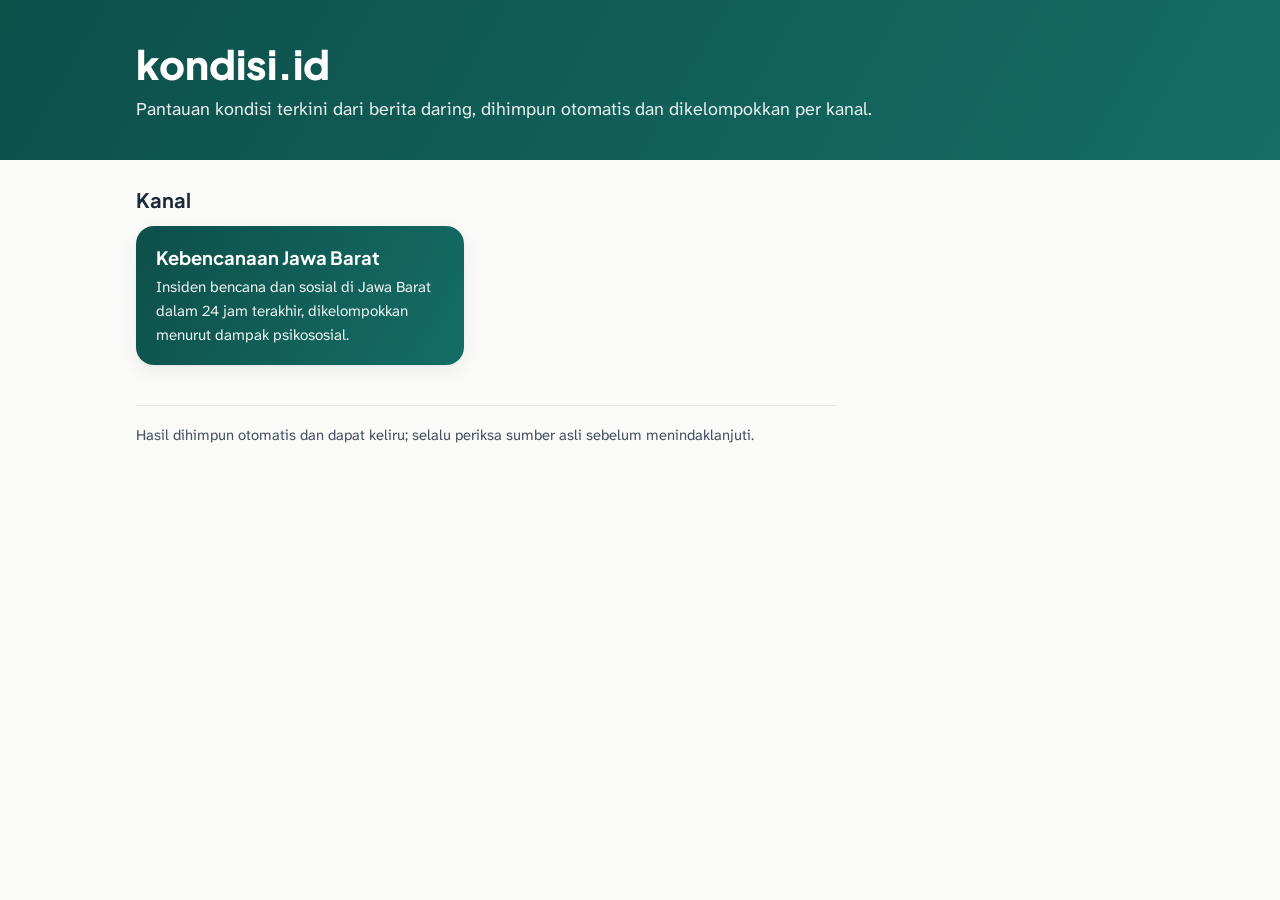
<file: docs/index.html>
<!doctype html>
<html lang="id">
<head>
<meta charset="utf-8">
<meta name="viewport" content="width=device-width, initial-scale=1, viewport-fit=cover">
<title>kondisi.id</title>
<meta name="description" content="Pantauan kondisi terkini dari berita daring, dikelompokkan per kanal.">
<meta name="theme-color" content="#0E4F4A">
<!-- Google Search Console (URL-prefix property https://kondisi.id/): paste the HTML-tag verification code here.
<meta name="google-site-verification" content="PASTE_CODE_HERE">
-->
<link rel="icon" href="data:image/svg+xml,%3Csvg xmlns=%22http://www.w3.org/2000/svg%22 viewBox=%220 0 24 24%22%3E%3Crect width=%2224%22 height=%2224%22 rx=%226%22 fill=%22%230F6B63%22/%3E%3Cpath d=%22M6 15l4-4 3 3 5-5%22 stroke=%22white%22 stroke-width=%222.2%22 fill=%22none%22 stroke-linecap=%22round%22 stroke-linejoin=%22round%22/%3E%3C/svg%3E">
<script>
  // Links shared before the move to /kebencanaan-jabar/ used hash routes on the root page.
  if (location.hash.startsWith("#/")) location.replace("kebencanaan-jabar/" + location.search + location.hash);
</script>
<style>
@font-face { font-family: "Atkinson Hyperlegible Next"; font-weight: 200 800; font-display: swap; src: url(fonts/atkinson-next-latin.woff2) format("woff2"); }
@font-face { font-family: "Plus Jakarta Sans"; font-weight: 200 800; font-display: swap; src: url(fonts/jakarta-latin.woff2) format("woff2"); }
:root {
  color-scheme: light;
  --page: #FAFAF8; --surface-2: #F1F4F3; --ink: #1F2A37; --ink-2: #445061; --line: #E3E7E6;
  --band: #0E4F4A; --band-2: #146E66; --focus: #0F6B63; --shadow: 0 1px 2px rgba(31, 42, 55, .05), 0 6px 20px rgba(31, 42, 55, .06);
  --font-body: "Atkinson Hyperlegible Next", system-ui, -apple-system, "Segoe UI", Roboto, sans-serif;
  --font-head: "Plus Jakarta Sans", "Atkinson Hyperlegible Next", system-ui, sans-serif;
}
@media (prefers-color-scheme: dark) {
  :root:not([data-theme="light"]) {
    color-scheme: dark;
    --page: #121619; --surface-2: #232A30; --ink: #F1F0EC; --ink-2: #C9CDD3; --line: #2C343B;
    --band: #0B3B37; --band-2: #0F524C; --focus: #6FDCCD; --shadow: none;
  }
}
:root[data-theme="dark"] {
  color-scheme: dark;
  --page: #121619; --surface-2: #232A30; --ink: #F1F0EC; --ink-2: #C9CDD3; --line: #2C343B;
  --band: #0B3B37; --band-2: #0F524C; --focus: #6FDCCD; --shadow: none;
}
*, *::before, *::after { box-sizing: border-box; }
body { margin: 0; background: var(--page); color: var(--ink); font: 400 1.0625rem/1.55 var(--font-body); }
h1, h2 { font-family: var(--font-head); line-height: 1.2; margin: 0; }
p { margin: 0; }
:focus-visible { outline: 3px solid var(--focus); outline-offset: 2px; border-radius: 6px; }
.wrap { max-width: 1040px; margin: 0 auto; padding-inline: 16px; }
.top { background: linear-gradient(120deg, var(--band), var(--band-2)); color: #fff; padding-block: 40px 36px; }
.top h1 { font-size: clamp(1.75rem, 1.25rem + 2.2vw, 2.5rem); font-weight: 800; }
.top p { margin-top: 8px; font-size: 1.125rem; color: rgba(255, 255, 255, .9); max-width: 62ch; }
main { padding-block: 28px 40px; display: grid; gap: 14px; }
h2 { font-size: 1.25rem; }
.channels { list-style: none; margin: 0; padding: 0; display: grid; gap: 12px; grid-template-columns: repeat(auto-fill, minmax(min(100%, 320px), 1fr)); }
.channel { display: grid; gap: 4px; padding: 18px 20px; border-radius: 18px; background: linear-gradient(120deg, var(--band), var(--band-2));
  color: #fff; text-decoration: none; box-shadow: var(--shadow); transition: transform .15s; }
.channel:hover { transform: translateY(-2px); }
.channel b { font-family: var(--font-head); font-size: 1.15rem; }
.channel span { font-size: .95rem; opacity: .92; }
.foot { padding-block: 0 28px; }
.foot p { font-size: .925rem; color: var(--ink-2); border-top: 1px solid var(--line); padding-top: 18px; max-width: 70ch; }
@media (prefers-reduced-motion: reduce) { .channel { transition: none; } }
</style>
<script>
  try { const t = localStorage.getItem("theme"); if (t) document.documentElement.dataset.theme = t; } catch { /* storage unavailable */ }
</script>
</head>
<body>
<header class="top">
  <div class="wrap">
    <h1>kondisi.id</h1>
    <p>Pantauan kondisi terkini dari berita daring, dihimpun otomatis dan dikelompokkan per kanal.</p>
  </div>
</header>
<main class="wrap">
  <h2>Kanal</h2>
  <ul class="channels">
    <li><a class="channel" href="kebencanaan-jabar/">
      <b>Kebencanaan Jawa Barat</b>
      <span>Insiden bencana dan sosial di Jawa Barat dalam 24 jam terakhir, dikelompokkan menurut dampak psikososial.</span>
    </a></li>
  </ul>
</main>
<footer class="foot wrap">
  <p>Hasil dihimpun otomatis dan dapat keliru; selalu periksa sumber asli sebelum menindaklanjuti.</p>
</footer>
<script type="module">
  import { initAnalytics, trackPage } from "./analytics.js";
  initAnalytics();
  trackPage("/", document.title);
</script>
</body>
</html>
</file>
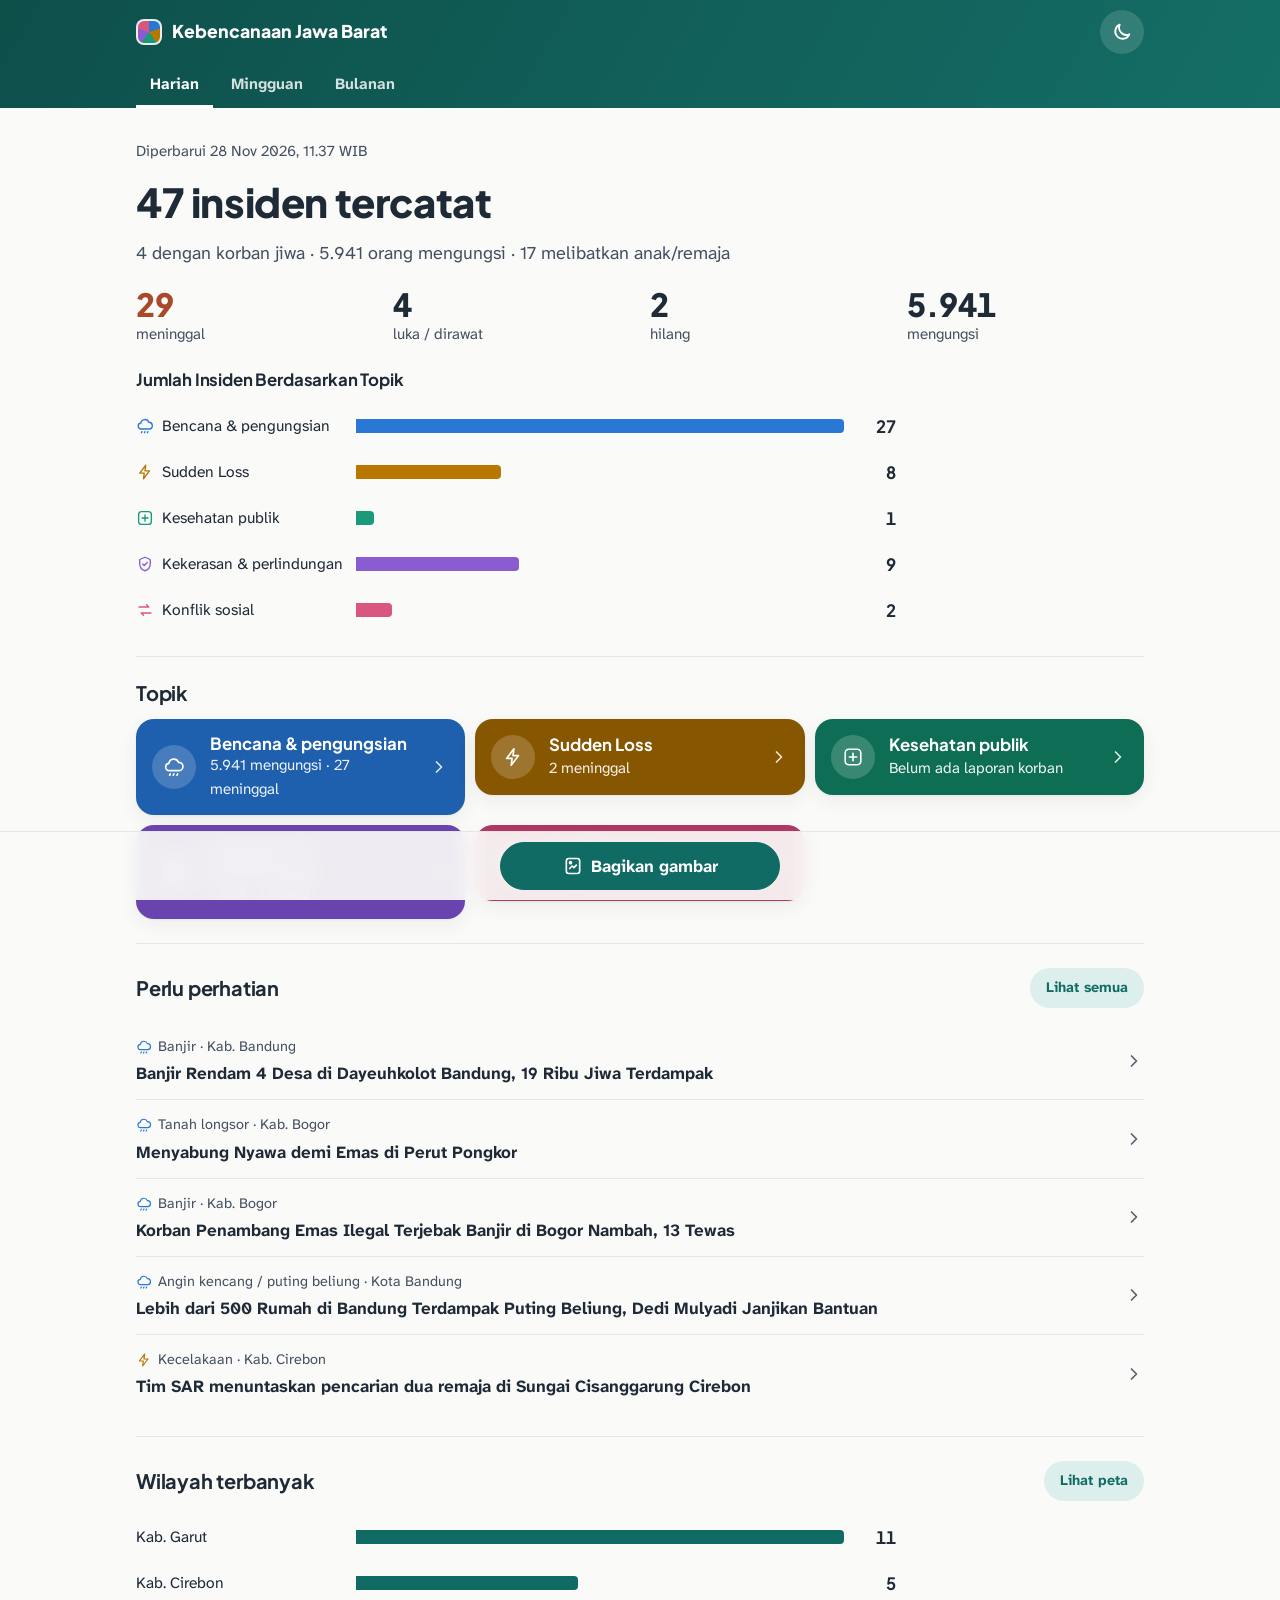
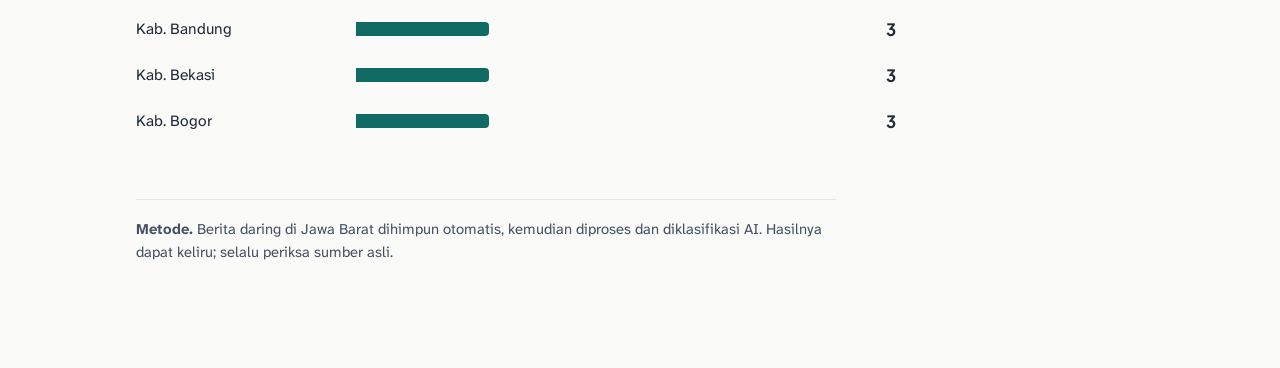
<file: docs/kebencanaan-jabar/index.html>
<!doctype html>
<html lang="id">
<head>
<meta charset="utf-8">
<meta name="viewport" content="width=device-width, initial-scale=1, viewport-fit=cover">
<title>Kebencanaan Jawa Barat</title>
<meta name="description" content="Insiden bencana dan sosial di Jawa Barat dalam 24 jam terakhir, dikelompokkan menurut dampak psikososial.">
<meta name="theme-color" content="#0E4F4A">
<link rel="manifest" href="manifest.webmanifest">
<link rel="apple-touch-icon" href="icons/apple-touch-icon.png">
<meta name="apple-mobile-web-app-title" content="Bencana Jabar">
<meta name="mobile-web-app-capable" content="yes">
<link rel="icon" href="data:image/svg+xml,%3Csvg xmlns=%22http://www.w3.org/2000/svg%22 viewBox=%220 0 24 24%22%3E%3Crect width=%2224%22 height=%2224%22 rx=%226%22 fill=%22%230F6B63%22/%3E%3Cpath d=%22M6 15l4-4 3 3 5-5%22 stroke=%22white%22 stroke-width=%222.2%22 fill=%22none%22 stroke-linecap=%22round%22 stroke-linejoin=%22round%22/%3E%3C/svg%3E">
<link rel="preload" href="../fonts/atkinson-next-latin.woff2" as="font" type="font/woff2" crossorigin>
<link rel="preload" href="../fonts/jakarta-latin.woff2" as="font" type="font/woff2" crossorigin>
<link rel="stylesheet" href="style.css">
</head>
<body>
<a class="skip" href="#view">Langsung ke isi</a>
<header class="top">
  <div class="top-inner">
    <a class="brand" href="#/"><span class="brand-mark" aria-hidden="true"></span>Kebencanaan Jawa Barat</a>
    <div class="top-actions">
      <button type="button" class="install" id="install" hidden aria-label="Pasang aplikasi di ponsel">
        <svg width="20" height="20" viewBox="0 0 24 24" fill="none" stroke="currentColor" stroke-width="2" stroke-linecap="round" stroke-linejoin="round" aria-hidden="true"><rect x="6" y="2.5" width="12" height="19" rx="2.5"/><path d="M12 7.5v7M9 11.5l3 3 3-3"/></svg><span>Pasang</span></button>
      <button type="button" class="theme" id="theme" aria-label="Ganti tema"></button>
    </div>
  </div>
  <nav class="modes" aria-label="Laporan">
    <a href="#/" data-mode="harian">Harian</a>
    <a href="#/rekap/minggu" data-mode="minggu">Mingguan</a>
    <a href="#/rekap/bulan" data-mode="bulan">Bulanan</a>
  </nav>
</header>
<p class="sample-banner" id="sample-banner" hidden>Data contoh untuk uji tampilan, bukan kejadian nyata.</p>

<main id="view" class="wrap" tabindex="-1">
  <section class="sec"><p class="lede">Memuat data…</p></section>
</main>
<p id="live" class="sr-only" aria-live="polite"></p>

<nav class="actionbar" aria-label="Aksi halaman">
  <button type="button" id="btn-back" class="btn ghost" hidden>
    <svg width="20" height="20" viewBox="0 0 24 24" fill="none" stroke="currentColor" stroke-width="2" stroke-linecap="round" stroke-linejoin="round" aria-hidden="true"><path d="M15 18l-6-6 6-6"/></svg>Kembali</button>
  <button type="button" id="btn-share" class="btn primary" hidden>
    <svg width="20" height="20" viewBox="0 0 24 24" fill="none" stroke="currentColor" stroke-width="2" stroke-linecap="round" stroke-linejoin="round" aria-hidden="true"><rect x="4" y="3" width="16" height="18" rx="3"/><path d="M8 15l3-3 2 2 3-3"/><circle cx="9" cy="8" r="1.2"/></svg>Bagikan gambar</button>
</nav>

<footer class="foot wrap">
  <p><strong>Metode.</strong> Berita daring di Jawa Barat dihimpun otomatis, kemudian diproses dan diklasifikasi AI. Hasilnya dapat keliru; selalu periksa sumber asli.</p>
</footer>

<dialog id="share" class="sheet" aria-labelledby="share-title">
  <div class="sheet-head">
    <h2 id="share-title">Bagikan gambar</h2>
    <button type="button" class="btn ghost icon-only" data-act="close" aria-label="Tutup">
      <svg width="20" height="20" viewBox="0 0 24 24" fill="none" stroke="currentColor" stroke-width="2" stroke-linecap="round" aria-hidden="true"><path d="M6 6l12 12M18 6L6 18"/></svg></button>
  </div>
  <p class="share-status" role="status"></p>
  <img class="share-preview" alt="" hidden width="1080" height="1440">
  <ul class="platforms" aria-label="Bagikan ke">
    <li><button type="button" class="plat" data-act="ig" disabled>
      <span class="plat-icon"><svg width="22" height="22" viewBox="0 0 24 24" fill="none" stroke="currentColor" stroke-width="2" aria-hidden="true"><rect x="3" y="3" width="18" height="18" rx="5"/><circle cx="12" cy="12" r="4"/><circle cx="17.3" cy="6.7" r="1" fill="currentColor" stroke="none"/></svg></span>Instagram</button></li>
    <li><a class="plat" data-act="x" target="_blank" rel="noopener">
      <span class="plat-icon"><svg width="20" height="20" viewBox="0 0 24 24" fill="currentColor" aria-hidden="true"><path d="M18.2 2.3h3.3l-7.2 8.3 8.5 11.2h-6.7l-5.2-6.8-6 6.8H1.7l7.7-8.8L1.3 2.3h6.8l4.7 6.2 5.4-6.2Zm-1.1 17.5h1.8L7.1 4.1h-2l12 15.7Z"/></svg></span>X</a></li>
    <li><a class="plat" data-act="threads" target="_blank" rel="noopener">
      <span class="plat-icon"><svg width="22" height="22" viewBox="0 0 24 24" fill="none" stroke="currentColor" stroke-width="2" stroke-linecap="round" aria-hidden="true"><path d="M16.8 11.3c-.4-2.8-2.2-4.3-4.8-4.3-2.9 0-4.6 2-4.6 5s1.8 5 4.7 5c2.5 0 4-1.4 4-3.3 0-2-1.6-2.9-3.8-2.9-2 0-3.2 1-3.2 2.3 0 1.2 1 2 2.4 2 2.4 0 3.5-2 3.5-4.8 0-4.4-2.8-7.3-7.2-7.3C4.7 3 3 6.9 3 12s2 9 7.8 9c3.3 0 5.8-1.3 7.2-3.5"/></svg></span>Threads</a></li>
    <li><a class="plat" data-act="wa" target="_blank" rel="noopener">
      <span class="plat-icon"><svg width="22" height="22" viewBox="0 0 24 24" fill="none" stroke="currentColor" stroke-width="2" stroke-linejoin="round" aria-hidden="true"><path d="M20.5 12a8.5 8.5 0 0 1-12.6 7.4L3.5 20.5l1.2-4.2A8.5 8.5 0 1 1 20.5 12Z"/><path d="M9 8.5c0 3.6 2.9 6.5 6.5 6.5l1-1.6-2-1-1 .8a4.6 4.6 0 0 1-2.2-2.2l.8-1-1-2-1.6 1Z" fill="currentColor" stroke="none"/></svg></span>WhatsApp</a></li>
    <li><a class="plat" data-act="fb" target="_blank" rel="noopener">
      <span class="plat-icon"><svg width="22" height="22" viewBox="0 0 24 24" fill="currentColor" aria-hidden="true"><path d="M13.5 21v-7h2.4l.4-3h-2.8V9.2c0-.9.3-1.4 1.5-1.4h1.4V5.1c-.3 0-1.1-.1-2.1-.1-2.1 0-3.6 1.3-3.6 3.7V11H8.3v3h2.4v7h2.8Z"/></svg></span>Facebook</a></li>
    <li><button type="button" class="plat" data-act="more" hidden disabled>
      <span class="plat-icon"><svg width="22" height="22" viewBox="0 0 24 24" fill="currentColor" aria-hidden="true"><circle cx="5" cy="12" r="2"/><circle cx="12" cy="12" r="2"/><circle cx="19" cy="12" r="2"/></svg></span>Lainnya</button></li>
    <li><a class="plat" data-act="save" aria-disabled="true">
      <span class="plat-icon"><svg width="22" height="22" viewBox="0 0 24 24" fill="none" stroke="currentColor" stroke-width="2" stroke-linecap="round" stroke-linejoin="round" aria-hidden="true"><path d="M12 4v11M7 10l5 5 5-5M5 20h14"/></svg></span>Unduh</a></li>
  </ul>
  <p class="share-hint">Di ponsel, Instagram membuka pilihan Story atau Feed.</p>
</dialog>
<dialog id="install-ios" class="sheet" aria-labelledby="install-title">
  <div class="sheet-head">
    <h2 id="install-title">Pasang di layar utama</h2>
    <button type="button" class="btn ghost icon-only" data-act="close" aria-label="Tutup">
      <svg width="20" height="20" viewBox="0 0 24 24" fill="none" stroke="currentColor" stroke-width="2" stroke-linecap="round" aria-hidden="true"><path d="M6 6l12 12M18 6L6 18"/></svg></button>
  </div>
  <p class="install-lede">Buka dasbor ini langsung dari ikon di ponsel, seperti aplikasi.</p>
  <ol class="install-steps">
    <li>Ketuk tombol <b>Bagikan</b>
      <svg width="20" height="20" viewBox="0 0 24 24" fill="none" stroke="currentColor" stroke-width="2" stroke-linecap="round" stroke-linejoin="round" aria-label="(ikon kotak dengan panah ke atas)"><path d="M12 3v12M8 7l4-4 4 4"/><path d="M6 11H5a1 1 0 0 0-1 1v8a1 1 0 0 0 1 1h14a1 1 0 0 0 1-1v-8a1 1 0 0 0-1-1h-1"/></svg>
      di bilah Safari.</li>
    <li>Gulir lalu pilih <b>Tambah ke Layar Utama</b>.</li>
    <li>Ketuk <b>Tambah</b>. Ikon <b>Bencana Jabar</b> muncul di layar utama.</li>
  </ol>
</dialog>
<div id="story-stage" aria-hidden="true"></div>

<script type="module" src="js/app.js"></script>
</body>
</html>
</file>
<file: docs/kebencanaan-jabar/style.css>
/* Kebencanaan Jawa Barat — calm, legible, mobile-first.
   Fonts: Plus Jakarta Sans (headings, figures) + Atkinson Hyperlegible Next (body), self-hosted, SIL OFL. */

@font-face { font-family: "Atkinson Hyperlegible Next"; font-style: normal; font-weight: 200 800; font-display: swap;
  src: url(../fonts/atkinson-next-latin.woff2) format("woff2");
  unicode-range: U+0000-00FF, U+0131, U+0152-0153, U+02BB-02BC, U+02C6, U+02DA, U+02DC, U+0304, U+0308, U+0329, U+2000-206F, U+20AC, U+2122, U+2191, U+2193, U+2212, U+2215, U+FEFF, U+FFFD; }
@font-face { font-family: "Atkinson Hyperlegible Next"; font-style: normal; font-weight: 200 800; font-display: swap;
  src: url(../fonts/atkinson-next-latin-ext.woff2) format("woff2");
  unicode-range: U+0100-02BA, U+02BD-02C5, U+02C7-02CC, U+02CE-02D7, U+02DD-02FF, U+0304, U+0308, U+0329, U+1D00-1DBF, U+1E00-1E9F, U+1EF2-1EFF, U+2020, U+20A0-20AB, U+20AD-20C0, U+2113, U+2C60-2C7F, U+A720-A7FF; }
@font-face { font-family: "Plus Jakarta Sans"; font-style: normal; font-weight: 200 800; font-display: swap;
  src: url(../fonts/jakarta-latin.woff2) format("woff2");
  unicode-range: U+0000-00FF, U+0131, U+0152-0153, U+02BB-02BC, U+02C6, U+02DA, U+02DC, U+0304, U+0308, U+0329, U+2000-206F, U+20AC, U+2122, U+2191, U+2193, U+2212, U+2215, U+FEFF, U+FFFD; }
@font-face { font-family: "Plus Jakarta Sans"; font-style: normal; font-weight: 200 800; font-display: swap;
  src: url(../fonts/jakarta-latin-ext.woff2) format("woff2");
  unicode-range: U+0100-02BA, U+02BD-02C5, U+02C7-02CC, U+02CE-02D7, U+02DD-02FF, U+0304, U+0308, U+0329, U+1D00-1DBF, U+1E00-1E9F, U+1EF2-1EFF, U+2020, U+20A0-20AB, U+20AD-20C0, U+2113, U+2C60-2C7F, U+A720-A7FF; }

/* ------------------------------------------------------------------ tokens */
:root {
  color-scheme: light;
  --page: #FAFAF8;
  --surface: #FFFFFF;
  --surface-2: #F1F4F3;
  --ink: #1F2A37;
  --ink-2: #445061;
  --muted: #565E6B;
  --line: #E3E7E6;
  --accent: #0F6B63;
  --accent-ink: #FFFFFF;
  --accent-soft: #DDEFEC;
  --dead: #A8492A;
  --focus: #0F6B63;
  --band: #0E4F4A;
  --band-2: #146E66;
  --note: #EEE8F7;
  --past: #F6EACB; --past-ink: #5C4300;
  --shadow: 0 1px 2px rgba(31, 42, 55, .05), 0 6px 20px rgba(31, 42, 55, .06);

  /* lens marks for charts (validated categorical order) and deep shades for solid cards (white text >= 5.9:1) */
  --l-bencana: #2a78d6;      --d-bencana: #1E5FAE;
  --l-sudden-loss: #b87700;  --d-sudden-loss: #875600;
  --l-kesehatan: #1a9a78;    --d-kesehatan: #0E6E55;
  --l-kekerasan: #8a5cd1;    --d-kekerasan: #6A44AE;
  --l-konflik: #d9577e;      --d-konflik: #AE3861;
  --l-lainnya: #7b8390;      --d-lainnya: #58606C;

  --font-body: "Atkinson Hyperlegible Next", system-ui, -apple-system, "Segoe UI", Roboto, sans-serif;
  --font-head: "Plus Jakarta Sans", "Atkinson Hyperlegible Next", system-ui, sans-serif;
  --r: 18px;
  --r-sm: 12px;
  --bar-h: 76px;
}
@media (prefers-color-scheme: dark) {
  :root:not([data-theme="light"]) {
    color-scheme: dark;
    --page: #121619; --surface: #1A1F24; --surface-2: #232A30; --ink: #F1F0EC; --ink-2: #C9CDD3; --muted: #A3AAB4;
    --line: #2C343B; --accent: #3CC4B2; --accent-ink: #0B1A18; --accent-soft: #173833; --dead: #F08A63; --focus: #6FDCCD;
    --band: #0B3B37; --band-2: #0F524C; --note: #2A2340; --past: #3A3020; --past-ink: #F0D9A0; --shadow: none;
    --l-bencana: #3987e5; --l-sudden-loss: #c98500; --l-kesehatan: #199e70; --l-kekerasan: #9b7ce6; --l-konflik: #d9577e; --l-lainnya: #8b93a0;
  }
}
:root[data-theme="dark"] {
  color-scheme: dark;
  --page: #121619; --surface: #1A1F24; --surface-2: #232A30; --ink: #F1F0EC; --ink-2: #C9CDD3; --muted: #A3AAB4;
  --line: #2C343B; --accent: #3CC4B2; --accent-ink: #0B1A18; --accent-soft: #173833; --dead: #F08A63; --focus: #6FDCCD;
  --band: #0B3B37; --band-2: #0F524C; --note: #2A2340; --past: #3A3020; --past-ink: #F0D9A0; --shadow: none;
  --l-bencana: #3987e5; --l-sudden-loss: #c98500; --l-kesehatan: #199e70; --l-kekerasan: #9b7ce6; --l-konflik: #d9577e; --l-lainnya: #8b93a0;
}

/* ------------------------------------------------------------------ base */
*, *::before, *::after { box-sizing: border-box; }
html { -webkit-text-size-adjust: 100%; }
body {
  margin: 0; background: var(--page); color: var(--ink);
  font: 400 1.0625rem/1.55 var(--font-body);  /* 17px */
  padding-bottom: calc(var(--bar-h) + env(safe-area-inset-bottom, 0px));
}
h1, h2, h3 { font-family: var(--font-head); line-height: 1.2; letter-spacing: -0.01em; margin: 0; text-wrap: balance; }
h1 { font-size: clamp(1.75rem, 1.25rem + 2.2vw, 2.5rem); font-weight: 800; }
h2 { font-size: 1.25rem; font-weight: 700; }
a { color: var(--accent); text-underline-offset: 3px; }
p { margin: 0; }
button, select, input { font: inherit; color: inherit; }
:focus-visible { outline: 3px solid var(--focus); outline-offset: 2px; border-radius: 6px; }
h1:focus { outline: none; }
[hidden] { display: none !important; }
.sr-only { position: absolute; width: 1px; height: 1px; overflow: hidden; clip: rect(0 0 0 0); white-space: nowrap; }
.skip { position: absolute; left: 16px; top: -60px; background: var(--ink); color: var(--page); padding: 10px 14px; border-radius: 8px; z-index: 50; }
.skip:focus { top: 12px; }
.muted { color: var(--muted); }
.icon { flex: none; }
.wrap { max-width: 1040px; margin: 0 auto; padding-inline: max(16px, env(safe-area-inset-left, 0px)); }

/* ------------------------------------------------------------------ header band */
.top { background: linear-gradient(120deg, var(--band), var(--band-2)); color: #fff; padding-top: env(safe-area-inset-top, 0px); }
.top-inner { max-width: 1040px; margin: 0 auto; padding: 10px 16px; display: flex; align-items: center; justify-content: space-between; gap: 12px; }
.brand { display: inline-flex; align-items: center; gap: 10px; color: #fff; text-decoration: none;
  font-family: var(--font-head); font-weight: 800; font-size: 1.1rem; min-height: 44px; }
.brand-mark { width: 26px; height: 26px; border-radius: 8px; flex: none; border: 2px solid rgba(255, 255, 255, .85);
  background: conic-gradient(var(--l-bencana) 0 20%, var(--l-sudden-loss) 0 40%, var(--l-kesehatan) 0 60%, var(--l-kekerasan) 0 80%, var(--l-konflik) 0); }
.top-actions { display: flex; align-items: center; gap: 8px; }
.install { display: inline-flex; align-items: center; gap: 6px; height: 44px; padding: 0 14px 0 12px; border-radius: 999px; border: 0; cursor: pointer;
  background: #fff; color: var(--band); font-weight: 700; font-size: .95rem; }
.install:hover { background: #E8F3F1; }
@media (max-width: 400px) { .install span { display: none; } .install { width: 44px; padding: 0; justify-content: center; } .brand { font-size: 1rem; gap: 8px; } }
.install-lede { margin: 4px 0 12px; color: var(--ink-2); }
.install-steps { margin: 0; padding-left: 1.4em; display: grid; gap: 10px; }
.install-steps svg { vertical-align: -4px; color: var(--accent); }
.theme { display: grid; place-items: center; width: 44px; height: 44px; border-radius: 50%; border: 0; cursor: pointer;
  background: rgba(255, 255, 255, .14); color: #fff; }
.theme:hover { background: rgba(255, 255, 255, .24); }
.top :focus-visible { outline-color: #fff; }
.sample-banner { background: #F6EACB; color: #1F2A37; text-align: center; padding: 8px 16px; font-size: .9rem; font-weight: 700; }

/* ------------------------------------------------------------------ sections (plain, not cards) */
main { padding-block: 8px 24px; }
main:focus { outline: none; }
.sec { padding-block: 24px; display: grid; gap: 14px; }
.sec + .sec { border-top: 1px solid var(--line); }
.sec-head { display: flex; align-items: center; justify-content: space-between; gap: 12px; }
.sub { font-size: 1.05rem; margin-top: 10px; }
.stamp { font-size: .95rem; color: var(--ink-2); }
h2[tabindex] { scroll-margin-top: 16px; }
h2[tabindex]:focus { outline: none; }
.eyebrow { display: flex; align-items: center; gap: 8px; font-size: .95rem; font-weight: 700; color: var(--ink-2); }
.lede { font-size: 1.125rem; color: var(--ink-2); max-width: 62ch; }
.count { display: inline-block; min-width: 1.8em; padding: 0 8px; margin-left: 6px; border-radius: 999px; background: var(--surface-2);
  font-size: .95rem; text-align: center; vertical-align: 2px; font-variant-numeric: tabular-nums; }
.count-head { font-size: 1.1rem; font-weight: 600; color: var(--ink-2); }
.count-head b { font-size: 2.25rem; font-weight: 800; color: var(--ink); margin-right: 6px; font-variant-numeric: tabular-nums; }
.pill { display: inline-flex; align-items: center; min-height: 40px; padding: 6px 16px; border-radius: 999px; background: var(--accent-soft);
  color: var(--accent); font-weight: 700; font-size: .9rem; text-decoration: none; white-space: nowrap; }
.pill:hover { filter: brightness(.97); }
.empty { padding: 16px; border-radius: var(--r-sm); background: var(--surface-2); color: var(--ink-2); }

/* the page band on topic / list / case pages */
.band { margin-top: 16px; padding: 18px 20px 24px; border-radius: var(--r); background: var(--ld, var(--band)); color: #fff; display: grid; gap: 8px; }
.band .eyebrow, .band .lede, .band .meta { color: rgba(255, 255, 255, .9); }
.band a { color: #fff; }
.band :focus-visible { outline-color: #fff; }
.meta { font-size: .95rem; }
.src-head { margin-top: 8px; font-weight: 700; color: rgba(255, 255, 255, .9); }
.src-btns { list-style: none; margin: 0; padding: 0; display: flex; flex-wrap: wrap; gap: 8px; }
.band .btn.src { background: #fff; color: #1F2A37; border-color: #fff; min-height: 48px; }
.band .btn.src:hover { background: #F1F4F3; }
.btn.src svg { flex: none; }

/* ------------------------------------------------------------------ crumbs */
.crumbs ol { list-style: none; margin: 0 0 4px; padding: 0; display: flex; flex-wrap: wrap; gap: 2px 8px; font-size: .9rem; color: rgba(255, 255, 255, .85); }
.crumbs li + li::before { content: "›"; margin-right: 8px; }
.crumbs li { display: flex; align-items: center; min-height: 32px; }
.crumbs a { display: inline-flex; min-height: 32px; align-items: center; }

/* ------------------------------------------------------------------ figures (plain numbers) */
.figures { display: grid; grid-template-columns: repeat(2, minmax(0, 1fr)); gap: 12px 20px; margin: 6px 0 0; }
@media (min-width: 600px) { .figures { grid-template-columns: repeat(4, minmax(0, 1fr)); } }
.fig { display: flex; flex-direction: column-reverse; }
.fig dd { margin: 0; font-family: var(--font-head); font-size: 2rem; font-weight: 800; line-height: 1.1; font-variant-numeric: tabular-nums; }
.fig dt { font-size: .95rem; color: var(--ink-2); }
.fig.zero dd { color: var(--muted); font-weight: 600; }
.fig.dead dd { color: var(--dead); }

/* ------------------------------------------------------------------ bar chart */
.chart { list-style: none; margin: 0; padding: 0; display: grid; gap: 2px; }
.chart-row { display: grid; grid-template-columns: minmax(0, 13rem) 1fr 2.5rem; align-items: center; gap: 12px; min-height: 44px;
  padding: 4px 8px; margin-inline: -8px; border-radius: 10px; color: var(--ink); text-decoration: none; }
a.chart-row:hover { background: var(--surface-2); }
a.chart-row[aria-current="true"] { background: var(--accent-soft); font-weight: 700; }
.chart-label { display: flex; align-items: center; gap: 8px; min-width: 0; font-size: .975rem; }
.chart-label span { overflow: hidden; text-overflow: ellipsis; white-space: nowrap; }
.chart-label .icon { color: var(--lc); }
.chart-track { height: 14px; }
.chart-fill { display: block; height: 100%; background: var(--lc, var(--accent)); border-radius: 0 4px 4px 0; }
.chart-value { text-align: right; font-family: var(--font-head); font-weight: 700; font-variant-numeric: tabular-nums; }
.chart { max-width: 760px; }
/* narrow screens: label on its own line, bar + value below, so names are never truncated */
@media (max-width: 480px) {
  .chart-row { grid-template-columns: 1fr 2.25rem; gap: 2px 10px; padding-block: 6px; }
  .chart-label { grid-column: 1 / -1; }
  .chart-label span { white-space: normal; }
}

/* ------------------------------------------------------------------ topic page: chart + analysis column */
.split { display: grid; gap: 24px; align-items: start; }
@media (min-width: 900px) { .split { grid-template-columns: minmax(0, 1fr) minmax(0, 1fr); gap: 40px; } }
.ana-col { display: grid; gap: 10px; }
.ana-scope { font-weight: 600; color: var(--ink-2); }
.ana-note { font-size: .9rem; color: var(--ink-2); }
.ana-list { list-style: none; margin: 0; padding: 0; }
.ana { display: grid; gap: 4px; padding: 14px 0; border-top: 1px solid var(--line); }
.ana-meta { display: flex; flex-wrap: wrap; align-items: center; gap: 4px 8px; font-size: .875rem; color: var(--ink-2); }
.ana-kind { padding: 1px 10px; border-radius: 999px; background: var(--accent-soft); color: var(--accent); font-weight: 700; }
.ana-title { font-weight: 700; line-height: 1.35; color: var(--ink); }
.ana-title:hover { color: var(--accent); }
.ana-finding { font-size: .975rem; }
.ana-who { font-size: .875rem; color: var(--muted); }
.ana-quote summary, .ana-more summary { cursor: pointer; font-size: .875rem; font-weight: 700; color: var(--accent); min-height: 32px; display: flex; align-items: center; }
.ana-quote blockquote { margin: 6px 0 0; padding: 8px 12px; border-left: 3px solid var(--line); font-size: .925rem; color: var(--ink-2); }
.ana-more > summary { margin-top: 4px; }

/* ------------------------------------------------------------------ map */
.map { height: min(68dvh, 560px); min-height: 340px; border-radius: var(--r); border: 1px solid var(--line); background: var(--surface-2); z-index: 0; }
.map .empty { margin: 16px; }
.map .leaflet-tile-pane { filter: saturate(.55) brightness(1.02); }  /* calmer basemap so the data reads first */
.map.dark-tiles .leaflet-tile-pane { filter: invert(1) hue-rotate(180deg) saturate(.4) brightness(.85) contrast(.9); }
.map.topo .leaflet-tile-pane { filter: none; }
.map.topo.dark-tiles .leaflet-tile-pane { filter: brightness(.78) contrast(1.05); }
.map-note { font-size: .9rem; color: var(--ink-2); max-width: 70ch; }
/* Cases at a tapped point: a panel over the map, bottom sheet on phones, side panel on wide screens. */
.map-wrap { position: relative; height: min(68dvh, 560px); min-height: 340px; }
.map-wrap .map { height: 100%; min-height: 0; }
.map-panel { position: absolute; z-index: 2; left: 8px; right: 8px; bottom: 8px; max-height: 58%; display: flex; flex-direction: column;
  border-radius: var(--r-sm); background: var(--surface); color: var(--ink); box-shadow: 0 8px 28px rgba(10, 14, 20, .22); border: 1px solid var(--line); }
@media (min-width: 700px) { .map-panel { left: auto; top: 64px; bottom: 12px; right: 12px; width: 340px; max-height: none; } }
.mp-head { display: flex; align-items: flex-start; justify-content: space-between; gap: 8px; padding: 12px 8px 10px 16px; border-bottom: 1px solid var(--line); }
.mp-head h3 { font-size: 1.05rem; }
.mp-head h3:focus { outline: none; }
.mp-head p { font-size: .875rem; color: var(--ink-2); }
.mp-x { flex: none; display: grid; place-items: center; width: 44px; height: 44px; margin-top: -6px; border: 0; border-radius: 50%; background: none; color: var(--ink-2); cursor: pointer; }
.mp-x:hover { background: var(--surface-2); }
.mp-list { list-style: none; margin: 0; padding: 0 16px; overflow-y: auto; overscroll-behavior: contain; flex: 1; min-height: 0; }
.mp-list li + li { border-top: 1px solid var(--line); }
.mp-list a { display: grid; gap: 2px; padding: 10px 0; color: var(--ink); text-decoration: none; line-height: 1.35; }
.mp-list a:hover .mp-title { color: var(--accent); text-decoration: underline; }
.mp-meta { display: flex; align-items: center; gap: 6px; font-size: .825rem; color: var(--ink-2); }
.mp-meta .icon { color: var(--lc); }
.mp-title { font-weight: 700; }
.map-full-btn { position: absolute; z-index: 2; top: 10px; right: 10px; display: grid; place-items: center; width: 44px; height: 44px;
  border-radius: 10px; border: 1px solid var(--line); background: var(--surface); color: var(--ink); cursor: pointer; box-shadow: var(--shadow); }
.map-full-btn:hover { background: var(--surface-2); }
/* Expanded: the map fills the window, above the header and the action bar. */
.map-wrap.full { position: fixed; inset: 0; z-index: 40; height: auto; min-height: 0; background: var(--page); }
.map-wrap.full .map { border-radius: 0; border: 0; }
.map-wrap.full .map-full-btn { top: calc(10px + env(safe-area-inset-top, 0px)); }
html.map-full { overflow: hidden; }
.map .leaflet-control-attribution { background: color-mix(in srgb, var(--surface) 85%, transparent); color: var(--ink-2); }
.map .leaflet-control-attribution a { color: var(--accent); }
.map .leaflet-bar a { background: var(--surface); color: var(--ink); border-color: var(--line); }

/* ------------------------------------------------------------------ topic cards (solid, one line each) */
.topics { list-style: none; margin: 0; padding: 0; display: grid; gap: 10px; grid-template-columns: repeat(auto-fill, minmax(min(100%, 300px), 1fr)); }
.topic { display: grid; grid-template-columns: auto 1fr auto; grid-template-rows: auto auto; column-gap: 14px; align-items: center;
  min-height: 76px; padding: 14px 16px; border-radius: var(--r); background: var(--ld); color: #fff; text-decoration: none;
  box-shadow: var(--shadow); transition: transform .15s; }
.topic:hover { transform: translateY(-2px); }
.topic-icon { grid-row: 1 / 3; display: grid; place-items: center; width: 44px; height: 44px; border-radius: 50%; background: rgba(255, 255, 255, .18); }
.topic-name { font-family: var(--font-head); font-weight: 700; font-size: 1.05rem; line-height: 1.25; }
.topic-count { grid-column: 2; font-size: .95rem; opacity: .92; }
.topic .chev { grid-row: 1 / 3; grid-column: 3; color: inherit; opacity: .85; }
.topic.quiet { background: var(--surface-2); color: var(--ink-2); box-shadow: none; }
.topic.quiet .topic-icon { background: var(--surface); color: var(--muted); }

/* ------------------------------------------------------------------ case list (rows with dividers) */
.cases { list-style: none; margin: 0; padding: 0; }
.cases li + li { border-top: 1px solid var(--line); }
.case-row { display: flex; align-items: center; gap: 12px; padding: 14px 8px; margin-inline: -8px; border-radius: 10px; color: var(--ink); text-decoration: none; }
.case-row:hover { background: var(--surface-2); }
.case-body { display: grid; gap: 4px; flex: 1; min-width: 0; }
.case-meta { display: flex; flex-wrap: wrap; align-items: center; gap: 2px 6px; font-size: .9rem; color: var(--ink-2); }
.case-meta .icon { color: var(--lc); }
.case-title { font-weight: 700; line-height: 1.35; }
.case-impact { font-size: .95rem; color: var(--ink-2); font-variant-numeric: tabular-nums; }
.chev { flex: none; color: var(--muted); }

/* ------------------------------------------------------------------ filters */
.filters { display: flex; flex-wrap: wrap; gap: 10px; align-items: end; }
.field { display: grid; gap: 4px; font-size: .875rem; color: var(--ink-2); flex: 1 1 160px; min-width: 0; }
.select { position: relative; display: block; }
.select select { appearance: none; -webkit-appearance: none; display: block; width: 100%; min-height: 44px; padding: 6px 42px 6px 16px;
  border: 1px solid var(--line); border-radius: 999px; background: var(--surface); color: var(--ink); font-size: .95rem; cursor: pointer;
  text-overflow: ellipsis; white-space: nowrap; overflow: hidden; }
.select select:hover { background: var(--surface-2); }
.select .caret { position: absolute; right: 14px; top: 50%; translate: 0 -50%; color: var(--ink-2); pointer-events: none; }
.select select option { background: var(--surface); color: var(--ink); }
/* Customizable select (Chromium 135+): the open list matches too. Other browsers keep their native list. */
@supports (appearance: base-select) {
  .select select, .select select::picker(select) { appearance: base-select; }
  .select select { display: flex; align-items: center; }
  .select select::picker-icon { display: none; }
  .select select:open { border-color: var(--accent); }
  .select select::picker(select) { margin-block: 6px; padding: 6px; border: 1px solid var(--line); border-radius: var(--r-sm);
    background: var(--surface); color: var(--ink); box-shadow: 0 8px 28px rgba(10, 14, 20, .18); max-height: min(60dvh, 420px); }
  .select select option { display: flex; align-items: center; gap: 8px; min-height: 44px; padding: 8px 12px; border-radius: 10px; font-size: .95rem; cursor: pointer; }
  .select select option::checkmark { display: none; }
  .select select option:hover, .select select option:focus-visible { background: var(--surface-2); outline: none; }
  .select select option:checked { background: var(--accent-soft); color: var(--accent); font-weight: 700; }
}
.chips { display: flex; flex-wrap: wrap; gap: 6px; flex-basis: 100%; }
.chip { display: inline-flex; align-items: center; gap: 6px; min-height: 44px; padding: 6px 14px; border-radius: 999px; border: 1px solid var(--line);
  background: var(--surface); cursor: pointer; font-size: .95rem; }
.chip .icon { color: var(--lc, var(--ink-2)); }
.chip .n { font-variant-numeric: tabular-nums; color: var(--muted); }
.chip[aria-pressed="true"] { background: var(--ink); color: var(--page); border-color: var(--ink); }
.chip[aria-pressed="true"] .icon, .chip[aria-pressed="true"] .n { color: inherit; }
.seg { display: inline-flex; border-radius: 999px; padding: 3px; background: var(--surface-2); }
.seg button { border: 0; background: none; border-radius: 999px; padding: 6px 14px; min-height: 38px; cursor: pointer; font-size: .9rem; color: var(--ink-2); }
.seg button[aria-pressed="true"] { background: var(--surface); color: var(--ink); font-weight: 700; box-shadow: var(--shadow); }

/* ------------------------------------------------------------------ past incidents */
.tag { display: inline-flex; align-items: center; padding: 1px 10px; border-radius: 999px; font-size: .8rem; font-weight: 700; line-height: 1.5; }
.tag.past { background: var(--past); color: var(--past-ink); }
.case-meta .tag { margin-left: 2px; }
.note.past-note { background: var(--past); color: var(--past-ink); }

/* ------------------------------------------------------------------ header menu: Harian · Mingguan · Bulanan */
.modes { max-width: 1040px; margin: 0 auto; padding: 0 16px; display: flex; gap: 4px; overflow-x: auto; }
.modes a { display: inline-flex; align-items: center; min-height: 44px; padding: 0 14px; color: rgba(255, 255, 255, .82); text-decoration: none;
  font-weight: 700; font-size: .975rem; border-bottom: 3px solid transparent; white-space: nowrap; }
.modes a:hover { color: #fff; }
.modes a.on { color: #fff; border-bottom-color: #fff; }

/* ------------------------------------------------------------------ recap */
.stepper { display: grid; grid-template-columns: auto 1fr auto; align-items: center; gap: 8px; }
.stepper h1 { text-align: center; font-size: clamp(1.5rem, 1.1rem + 2vw, 2.25rem); }
.step { display: grid; place-items: center; width: 44px; height: 44px; border-radius: 50%; background: rgba(255, 255, 255, .16);
  color: #fff; font-size: 1.6rem; line-height: 1; text-decoration: none; }
.band a.step { color: #fff; }
.step:hover { background: rgba(255, 255, 255, .26); }
.step.off { opacity: .3; }
.recap-band .eyebrow { justify-content: center; }
.recap-band .meta { text-align: center; }
.subtabs { display: flex; gap: 4px; border-bottom: 1px solid var(--line); margin-top: 12px; }
.subtabs a { display: inline-flex; align-items: center; min-height: 44px; padding: 0 16px; color: var(--ink-2); text-decoration: none; font-weight: 700;
  border-bottom: 3px solid transparent; margin-bottom: -1px; }
.subtabs a[aria-current="page"] { color: var(--ink); border-bottom-color: var(--accent); }
.kpi { display: flex; flex-wrap: wrap; align-items: baseline; gap: 4px 14px; }
.kpi-delta { color: var(--ink-2); font-variant-numeric: tabular-nums; }
.fig .fig-prev { order: -1; font-family: var(--font-body); font-size: .875rem; font-weight: 400; color: var(--muted); }

/* daily columns: one accent series, rounded data-ends on the baseline, values on hover */
.cols { list-style: none; margin: 0; padding: 18px 0 0; display: grid; grid-template-columns: repeat(var(--n), minmax(0, 1fr)); gap: 6px;
  height: 150px; border-bottom: 1px solid var(--line); }
.cols.dense { gap: 2px; }
.col { position: relative; display: flex; flex-direction: column; justify-content: flex-end; align-items: center; min-width: 0; }
.col-bar { width: 100%; max-width: 40px; background: var(--accent); border-radius: 4px 4px 0 0; }
.col.future .col-bar { background: var(--line); }
.col-v { margin-bottom: 2px; font-size: .8rem; font-weight: 700; color: var(--ink-2); font-variant-numeric: tabular-nums; }
.col:hover .col-v[hidden] { display: block !important; }
.col:hover .col-bar { filter: brightness(1.15); }
.col-t { position: absolute; top: 100%; padding-top: 4px; font-size: .75rem; color: var(--ink-2); white-space: nowrap; }
.cols + * { margin-top: 18px; }
.stats .cols { margin-bottom: 22px; }

/* compact tables: topics and regions */
.tbl { display: grid; gap: 10px; min-width: 0; }
.rtable { width: 100%; border-collapse: collapse; font-variant-numeric: tabular-nums; }
.rtable th, .rtable td { padding: 10px 6px; text-align: right; border-top: 1px solid var(--line); vertical-align: middle; }
.rtable thead th { border-top: 0; font-size: .8rem; font-weight: 700; color: var(--ink-2); vertical-align: bottom; }
.rtable th:first-child { text-align: left; padding-left: 0; }
.rtable td:last-child { padding-right: 0; }
.rtable tbody th a { display: inline-flex; align-items: center; gap: 8px; min-height: 32px; font-weight: 700; color: var(--ink); text-decoration: none; }
.rtable tbody th a:hover { color: var(--accent); text-decoration: underline; }
.rtable tbody th .icon, .tl .icon { color: var(--lc); }
.rtable .d { display: block; font-size: .8rem; font-weight: 400; color: var(--muted); }
.tl { display: inline-flex; align-items: center; gap: 6px; font-size: .9rem; }

/* cases grouped by topic, folded */
.grp { border-top: 1px solid var(--line); }
.grp:last-of-type { border-bottom: 1px solid var(--line); }
.grp > summary { display: grid; grid-template-columns: auto 1fr auto; align-items: center; column-gap: 10px; min-height: 56px; padding: 8px 0;
  cursor: pointer; list-style: none; }
.grp > summary::-webkit-details-marker { display: none; }
.grp > summary .icon { color: var(--lc); }
.grp-name { font-family: var(--font-head); font-weight: 700; }
.grp-n { font-family: var(--font-head); font-weight: 800; font-variant-numeric: tabular-nums; }
.grp-n::after { content: "›"; display: inline-block; margin-left: 10px; color: var(--muted); transition: transform .15s; }
.grp[open] > summary .grp-n::after { transform: rotate(90deg); }
.grp-impact { grid-column: 2 / 4; font-size: .9rem; color: var(--ink-2); }
.grp .note { margin-top: 0; }
.grp-more > summary { cursor: pointer; min-height: 44px; display: flex; align-items: center; font-weight: 700; color: var(--accent); }
.past-list > summary { grid-template-columns: 1fr auto; }
.past-list .grp-name { color: var(--ink-2); }
.past-list > p { font-size: .925rem; margin-bottom: 4px; }
.method-note { font-size: .875rem; color: var(--muted); max-width: 70ch; }
.map-count { font-size: 1.05rem; color: var(--ink-2); }

/* ------------------------------------------------------------------ notes */
.note { margin-top: 12px; padding: 12px 16px; border-radius: var(--r-sm); background: var(--note); font-size: .95rem; }
.support { margin-block: 8px 16px; padding: 12px 16px; border-radius: var(--r-sm); background: var(--accent-soft); font-weight: 700; }

/* ------------------------------------------------------------------ case detail: key-value table */
.kv { margin: 0; display: grid; }
.kv > div { display: grid; grid-template-columns: minmax(7.5rem, 30%) 1fr; gap: 12px; padding: 12px 0; border-top: 1px solid var(--line); }
.kv > div:last-child { border-bottom: 1px solid var(--line); }
.kv dt { color: var(--ink-2); font-size: .95rem; }
.kv dd { margin: 0; font-weight: 600; }
.kv dd a { font-weight: 700; }
.summary { font-size: 1.125rem; max-width: 65ch; }

/* ------------------------------------------------------------------ action bar */
.actionbar { position: fixed; left: 0; right: 0; bottom: 0; z-index: 20; display: flex; justify-content: center; gap: 10px;
  padding: 10px 16px calc(10px + env(safe-area-inset-bottom, 0px)); background: color-mix(in srgb, var(--page) 92%, transparent);
  backdrop-filter: blur(8px); border-top: 1px solid var(--line); }
.btn { display: inline-flex; align-items: center; justify-content: center; gap: 8px; min-height: 48px; padding: 10px 18px; border-radius: 999px;
  border: 1px solid var(--line); background: var(--surface); color: var(--ink); font-weight: 700; cursor: pointer; text-decoration: none; }
.btn.primary { background: var(--accent); border-color: var(--accent); color: var(--accent-ink); flex: 0 1 280px; }
.btn.ghost { background: transparent; }
.btn.icon-only { padding: 10px; min-width: 48px; }
.actionbar .btn.ghost { flex: 0 1 160px; }

/* ------------------------------------------------------------------ footer */
.foot { padding-block: 8px 28px; }
.foot p { font-size: .925rem; color: var(--ink-2); max-width: 70ch; border-top: 1px solid var(--line); padding-top: 18px; }

/* ------------------------------------------------------------------ share sheet */
.sheet { border: 0; padding: 16px; width: min(560px, 100vw - 24px); max-height: calc(100dvh - 24px); border-radius: 20px; background: var(--surface); color: var(--ink); }
.sheet::backdrop { background: rgba(10, 14, 20, .55); }
.sheet-head { display: flex; justify-content: space-between; align-items: center; }
.share-status { margin: 4px 0 12px; color: var(--ink-2); font-size: .95rem; }
.share-preview { display: block; width: auto; max-width: 100%; height: auto; max-height: min(62dvh, 640px); aspect-ratio: 3 / 4; margin: 0 auto; border-radius: 12px; border: 1px solid var(--line); }
.platforms { list-style: none; margin: 16px 0 0; padding: 0; display: grid; grid-template-columns: repeat(auto-fill, minmax(76px, 1fr)); gap: 8px 4px; }
.plat { display: flex; flex-direction: column; align-items: center; gap: 6px; width: 100%; padding: 6px 2px; border: 0; background: none;
  color: var(--ink); font-size: .85rem; text-decoration: none; cursor: pointer; border-radius: 12px; }
.plat:hover { background: var(--surface-2); }
.plat-icon { display: grid; place-items: center; width: 52px; height: 52px; border-radius: 50%; background: var(--surface-2); }
.plat:disabled, .plat[aria-disabled="true"] { opacity: .45; cursor: default; pointer-events: none; }
.share-hint { margin-top: 10px; font-size: .875rem; color: var(--ink-2); text-align: center; }

@media (prefers-reduced-motion: reduce) { *, *::before, *::after { transition: none !important; animation: none !important; scroll-behavior: auto !important; } }

/* ================================================================== share image 1080×1440
   Always the light palette, so shared images look the same everywhere. */
#story-stage { position: fixed; left: -20000px; top: 0; pointer-events: none; }
.story {
  --page: #FAFAF8; --surface: #FFFFFF; --surface-2: #EDF1F0; --ink: #1F2A37; --ink-2: #445061; --muted: #565E6B; --line: #E3E7E6;
  --accent: #0F6B63; --dead: #A8492A; --band: #0E4F4A; --band-2: #146E66;
  --l-bencana: #2a78d6; --l-sudden-loss: #b87700; --l-kesehatan: #1a9a78; --l-kekerasan: #8a5cd1; --l-konflik: #d9577e; --l-lainnya: #7b8390;
  width: 1080px; height: 1440px; overflow: hidden; background: var(--page); color: var(--ink);
  font-family: var(--font-body); font-size: 30px; line-height: 1.4;
  display: grid; grid-template-rows: auto 1fr auto;
}
.st-band { background: var(--ld, linear-gradient(120deg, var(--band), var(--band-2))); color: #fff; padding: 56px 72px 48px; display: flex; flex-direction: column; gap: 14px; }
.st-head { display: flex; justify-content: space-between; align-items: center; gap: 24px; font-size: 24px; color: rgba(255, 255, 255, .88); margin-bottom: 18px; }
.st-brand { white-space: nowrap; display: inline-flex; align-items: center; gap: 14px; font-family: var(--font-head); font-weight: 800; font-size: 30px; color: #fff; }
.st-dot { width: 36px; height: 36px; border-radius: 10px; border: 3px solid rgba(255, 255, 255, .85);
  background: conic-gradient(var(--l-bencana) 0 20%, var(--l-sudden-loss) 0 40%, var(--l-kesehatan) 0 60%, var(--l-kekerasan) 0 80%, var(--l-konflik) 0); }
.st-eyebrow { display: flex; align-items: center; gap: 14px; font-family: var(--font-head); font-weight: 700; font-size: 32px; color: rgba(255, 255, 255, .9); }
.st-title { font-family: var(--font-head); font-size: 68px; font-weight: 800; line-height: 1.08; letter-spacing: -0.02em; }
.st-hero { font-family: var(--font-head); font-size: 56px; font-weight: 700; line-height: 1; color: rgba(255, 255, 255, .9); }
.st-hero b { font-size: 168px; font-weight: 800; color: #fff; letter-spacing: -0.04em; font-variant-numeric: tabular-nums; margin-right: 16px; }
.st-hero.sm b { font-size: 96px; }
.st-body { padding: 44px 72px 0; display: flex; flex-direction: column; gap: 26px; min-height: 0; overflow: hidden; }
.st-body > * { flex-shrink: 0; }
.st-lede { font-size: 32px; color: var(--ink-2); }
.st-lede-band { font-size: 30px; color: rgba(255, 255, 255, .9); }
.st-figs { display: grid; grid-template-columns: repeat(4, 1fr); gap: 20px; }
.st-fig { display: flex; flex-direction: column; }
.st-fig b { font-family: var(--font-head); font-size: 72px; font-weight: 800; line-height: 1.05; font-variant-numeric: tabular-nums; }
.st-fig span { font-size: 26px; color: var(--ink-2); }
.st-fig.zero b { color: var(--muted); font-weight: 600; }
.st-fig.dead b { color: var(--dead); }
.st-h { font-family: var(--font-head); font-size: 32px; font-weight: 700; margin-top: 6px; }
.st-filter { font-weight: 400; color: var(--ink-2); }
.st-bars { display: flex; flex-direction: column; gap: 14px; }
.st-bar { display: grid; grid-template-columns: 430px 1fr 80px; gap: 20px; align-items: center; font-size: 28px; }
.st-bar-label { display: flex; align-items: center; gap: 12px; white-space: nowrap; overflow: hidden; text-overflow: ellipsis; }
.st-bar-label .icon { color: var(--lc); }
.st-bar-track { height: 28px; }
.st-bar-fill { display: block; height: 100%; background: var(--lc, var(--accent)); border-radius: 0 8px 8px 0; }
.st-bar b { font-family: var(--font-head); font-size: 36px; text-align: right; font-variant-numeric: tabular-nums; }
.st-kabs { font-size: 30px; }
.st-kabs > span:first-child { display: block; font-family: var(--font-head); font-weight: 700; font-size: 32px; margin-bottom: 6px; }
.st-kabs b { font-family: var(--font-head); }
.st-sep { margin: 0 14px; color: var(--muted); }
.st-cases { list-style: none; margin: 0; padding: 0; display: flex; flex-direction: column; }
.st-cases li { display: flex; align-items: flex-start; gap: 18px; padding: 16px 0; border-top: 2px solid var(--line); font-size: 30px; }
.st-cases li .icon { color: var(--lc); margin-top: 4px; }
.st-cases li b { font-family: var(--font-head); font-weight: 700; display: block; }
.st-case-impact { color: var(--ink-2); font-size: 27px; }
.st-kv { margin: 0; display: flex; flex-direction: column; }
.st-kv > div { display: grid; grid-template-columns: 300px 1fr; gap: 24px; padding: 18px 0; border-top: 2px solid var(--line); }
.st-kv > div:last-child { border-bottom: 2px solid var(--line); }
.st-kv dt { color: var(--ink-2); font-size: 28px; }
.st-kv dd { margin: 0; font-weight: 700; font-size: 30px; }
.st-summary { font-size: 32px; line-height: 1.45; display: -webkit-box; -webkit-line-clamp: 6; -webkit-box-orient: vertical; overflow: hidden; }
.st-summary.muted { color: var(--ink-2); font-style: italic; }
.st-sources { margin-top: auto; display: flex; flex-direction: column; gap: 4px; font-size: 22px; color: var(--ink-2); }
.st-sources span { font-family: var(--font-head); font-weight: 700; font-size: 24px; color: var(--ink); }
.st-sources p { word-break: break-all; line-height: 1.35; }
.st-foot { padding: 22px 72px 48px; display: flex; flex-direction: column; gap: 8px; font-size: 22px; color: var(--ink-2); }
.st-support { font-size: 26px; font-weight: 700; color: var(--ink); background: #DDEFEC; border-radius: 14px; padding: 12px 20px; }
.st-url { font-family: var(--font-head); font-weight: 700; color: var(--accent); }
</file>
